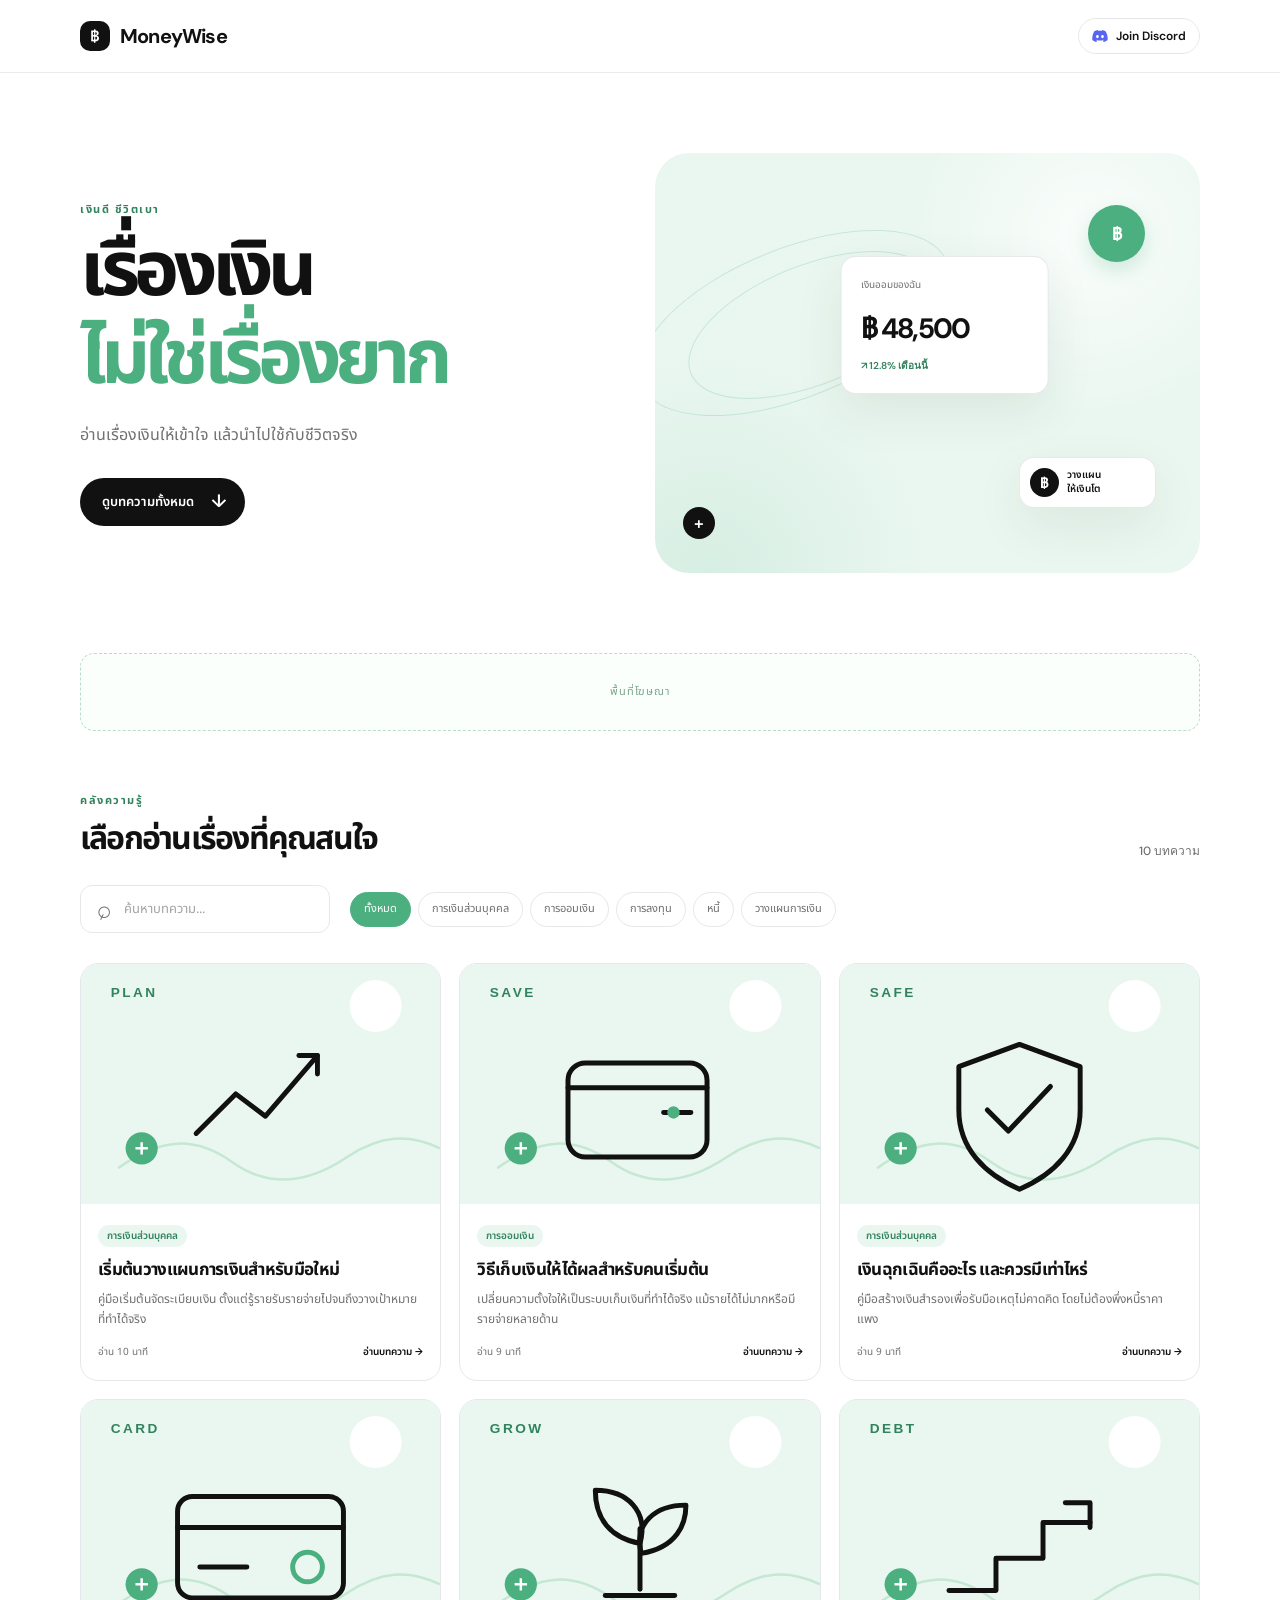
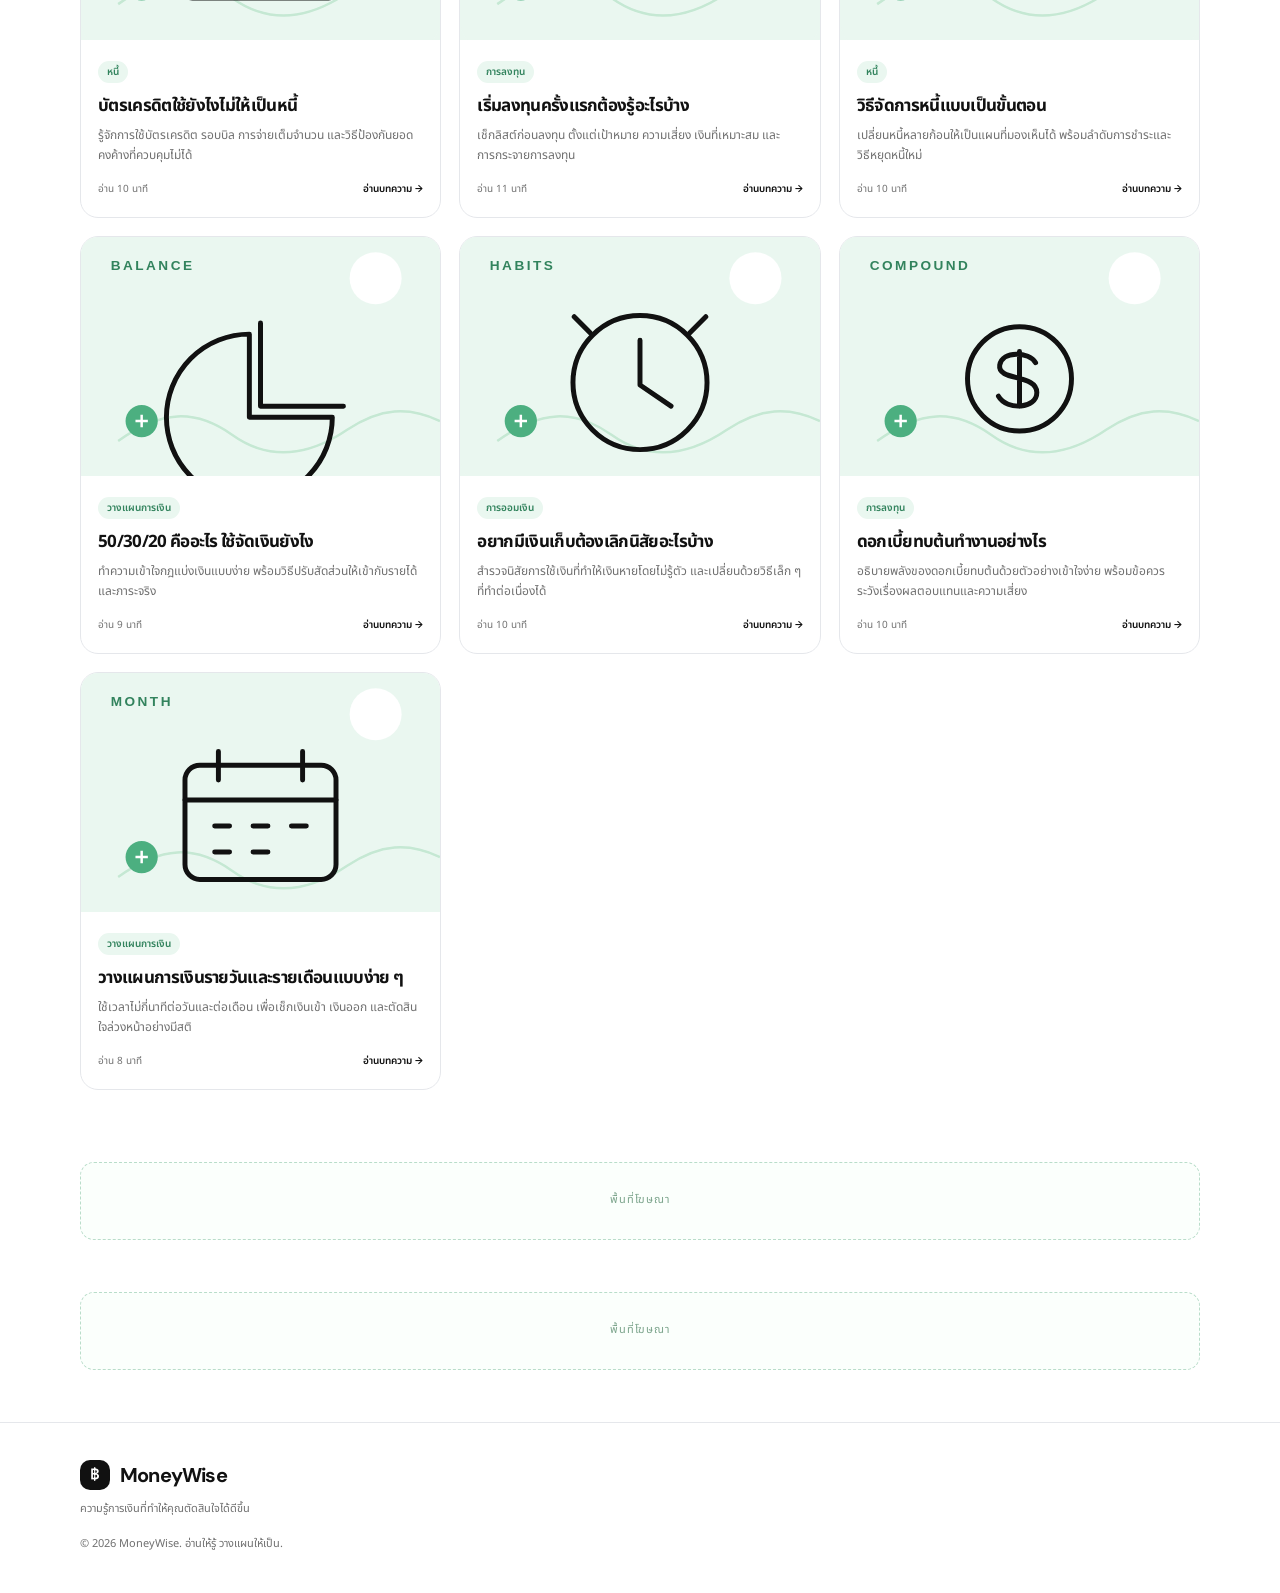
<file: index.html>
<!doctype html>
<html lang="th">
<head>
  <meta charset="UTF-8">
  <meta name="viewport" content="width=device-width, initial-scale=1.0">
  <meta name="description" content="MoneyWise แหล่งอ่านความรู้ทางการเงินที่เข้าใจง่าย ใช้ได้จริงกับชีวิตประจำวัน">
  <meta name="theme-color" content="#4CAF80">
  <title>MoneyWise — เรื่องเงินไม่ใช่เรื่องยาก</title>
  <link rel="stylesheet" href="css/style.css">
  <script src="config/settings.js" defer></script>
  <script src="js/app.js" defer></script>
</head>
<body>
  <header class="site-header">
    <div class="container header-inner">
      <a class="brand" href="index.html" aria-label="MoneyWise หน้าหลัก">
        <span class="brand-mark" aria-hidden="true">฿</span>
        <span>MoneyWise</span>
      </a>
      <a class="discord-button" data-discord-link target="_blank" rel="noopener" aria-label="เข้าร่วม Discord ของ MoneyWise">
        <svg class="discord-icon" aria-hidden="true" width="16" height="12" viewBox="0 0 71 55" fill="currentColor"><path d="M60.1 4.9A58.5 58.5 0 0 0 45.4.2a.2.2 0 0 0-.2.1 40.8 40.8 0 0 0-1.8 3.7 54 54 0 0 0-16.2 0A37.4 37.4 0 0 0 25.4.3a.2.2 0 0 0-.2-.1A58.4 58.4 0 0 0 10.5 4.9a.2.2 0 0 0-.1.1C1.5 18.7-.9 32.2.3 45.5v.2a58.9 58.9 0 0 0 17.7 9a.2.2 0 0 0 .3-.1 42.1 42.1 0 0 0 3.6-5.9.2.2 0 0 0-.1-.3 38.8 38.8 0 0 1-5.5-2.6.2.2 0 0 1 0-.4l1.1-.9a.2.2 0 0 1 .2 0 42 42 0 0 0 35.6 0 .2.2 0 0 1 .2 0l1.1.9a.2.2 0 0 1 0 .4 36.4 36.4 0 0 1-5.5 2.6.2.2 0 0 0-.1.3 47.2 47.2 0 0 0 3.6 5.9.2.2 0 0 0 .3.1A58.7 58.7 0 0 0 70.5 45.7v-.2c1.4-15-2.3-28.4-9.8-40.1a.2.2 0 0 0-.1-.1ZM23.7 37.3c-3.5 0-6.3-3.2-6.3-7s2.8-7 6.3-7 6.4 3.2 6.3 7-2.8 7-6.3 7Zm23.2 0c-3.5 0-6.3-3.2-6.3-7s2.8-7 6.3-7 6.4 3.2 6.3 7-2.8 7-6.3 7Z"/></svg>
        Join Discord
      </a>
    </div>
  </header>

  <main>
    <section class="hero container">
      <div class="hero-copy">
        <span class="eyebrow">เงินดี ชีวิตเบา</span>
        <h1>เรื่องเงิน<br><span>ไม่ใช่เรื่องยาก</span></h1>
        <p>อ่านเรื่องเงินให้เข้าใจ แล้วนำไปใช้กับชีวิตจริง</p>
        <a class="primary-button" href="#articles">ดูบทความทั้งหมด <span aria-hidden="true">↓</span></a>
      </div>
      <div class="hero-art" aria-hidden="true">
        <div class="hero-orbit orbit-one"></div><div class="hero-orbit orbit-two"></div>
        <div class="hero-card hero-card-main"><span class="mini-label">เงินออมของฉัน</span><strong>฿ 48,500</strong><span class="trend">↗ 12.8% เดือนนี้</span></div>
        <div class="hero-card hero-card-small"><span class="coin">฿</span><span>วางแผน<br>ให้เงินโต</span></div>
        <div class="hero-coin coin-large">฿</div><div class="hero-coin coin-small">+</div>
      </div>
    </section>

    <div class="container"><div class="ad-slot" data-ad="top"></div></div>

    <section class="discover container" id="articles">
      <div class="section-heading"><div><span class="eyebrow">คลังความรู้</span><h2>เลือกอ่านเรื่องที่คุณสนใจ</h2></div><span class="article-count" data-article-count></span></div>
      <div class="controls">
        <label class="search-box"><span aria-hidden="true">⌕</span><input type="search" id="search-input" placeholder="ค้นหาบทความ..." aria-label="ค้นหาบทความ"></label>
        <div class="category-list" role="tablist" aria-label="เลือกหมวดหมู่บทความ">
          <button class="category-button active" data-category="ทั้งหมด" role="tab" aria-selected="true">ทั้งหมด</button>
          <button class="category-button" data-category="การเงินส่วนบุคคล" role="tab" aria-selected="false">การเงินส่วนบุคคล</button>
          <button class="category-button" data-category="การออมเงิน" role="tab" aria-selected="false">การออมเงิน</button>
          <button class="category-button" data-category="การลงทุน" role="tab" aria-selected="false">การลงทุน</button>
          <button class="category-button" data-category="หนี้" role="tab" aria-selected="false">หนี้</button>
          <button class="category-button" data-category="วางแผนการเงิน" role="tab" aria-selected="false">วางแผนการเงิน</button>
        </div>
      </div>
      <div class="article-grid" data-article-grid aria-live="polite"></div>
      <p class="empty-state" data-empty-state hidden>ไม่พบบทความที่ตรงกับคำค้น ลองค้นหาด้วยคำอื่นดูนะ</p>
    </section>

    <div class="container"><div class="ad-slot" data-ad="middle"></div></div>
  </main>

  <div class="container"><div class="ad-slot" data-ad="bottom"></div></div>

  <footer class="site-footer"><div class="container footer-inner"><div class="brand"><span class="brand-mark" aria-hidden="true">฿</span><span>MoneyWise</span></div><p>ความรู้การเงินที่ทำให้คุณตัดสินใจได้ดีขึ้น</p><small>© 2026 MoneyWise. อ่านให้รู้ วางแผนให้เป็น.</small></div></footer>
</body>
</html>
</file>
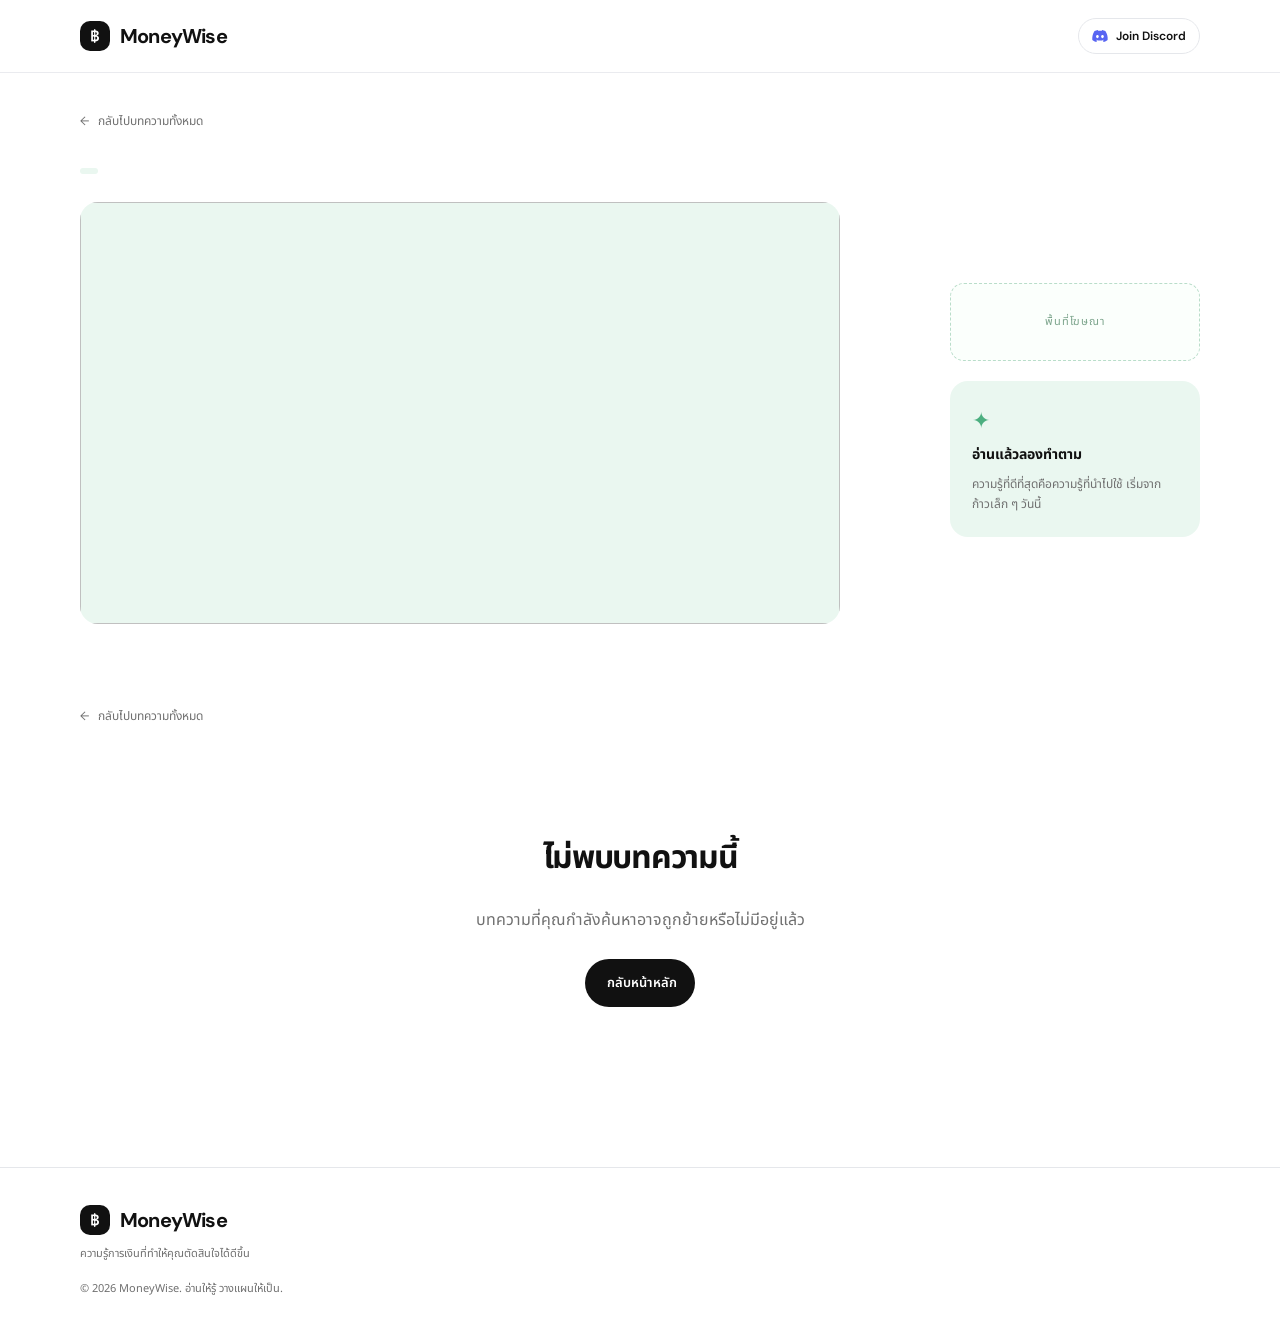
<file: article.html>
<!doctype html>
<html lang="th">
<head>
  <meta charset="UTF-8">
  <meta name="viewport" content="width=device-width, initial-scale=1.0">
  <meta name="description" content="อ่านบทความความรู้ทางการเงินจาก MoneyWise">
  <meta name="theme-color" content="#4CAF80">
  <title>บทความ — MoneyWise</title>
  <link rel="stylesheet" href="css/style.css">
  <script src="config/settings.js" defer></script>
  <script src="js/article.js" defer></script>
</head>
<body>
  <header class="site-header"><div class="container header-inner"><a class="brand" href="index.html" aria-label="MoneyWise หน้าหลัก"><span class="brand-mark" aria-hidden="true">฿</span><span>MoneyWise</span></a><a class="discord-button" data-discord-link target="_blank" rel="noopener" aria-label="เข้าร่วม Discord ของ MoneyWise"><svg class="discord-icon" aria-hidden="true" width="16" height="12" viewBox="0 0 71 55" fill="currentColor"><path d="M60.1 4.9A58.5 58.5 0 0 0 45.4.2a.2.2 0 0 0-.2.1 40.8 40.8 0 0 0-1.8 3.7 54 54 0 0 0-16.2 0A37.4 37.4 0 0 0 25.4.3a.2.2 0 0 0-.2-.1A58.4 58.4 0 0 0 10.5 4.9a.2.2 0 0 0-.1.1C1.5 18.7-.9 32.2.3 45.5v.2a58.9 58.9 0 0 0 17.7 9a.2.2 0 0 0 .3-.1 42.1 42.1 0 0 0 3.6-5.9.2.2 0 0 0-.1-.3 38.8 38.8 0 0 1-5.5-2.6.2.2 0 0 1 0-.4l1.1-.9a.2.2 0 0 1 .2 0 42 42 0 0 0 35.6 0 .2.2 0 0 1 .2 0l1.1.9a.2.2 0 0 1 0 .4 36.4 36.4 0 0 1-5.5 2.6.2.2 0 0 0-.1.3 47.2 47.2 0 0 0 3.6 5.9.2.2 0 0 0 .3.1A58.7 58.7 0 0 0 70.5 45.7v-.2c1.4-15-2.3-28.4-9.8-40.1a.2.2 0 0 0-.1-.1ZM23.7 37.3c-3.5 0-6.3-3.2-6.3-7s2.8-7 6.3-7 6.4 3.2 6.3 7-2.8 7-6.3 7Zm23.2 0c-3.5 0-6.3-3.2-6.3-7s2.8-7 6.3-7 6.4 3.2 6.3 7-2.8 7-6.3 7Z"/></svg> Join Discord</a></div></header>
  <main class="article-page container">
    <a class="back-link" href="index.html">← <span>กลับไปบทความทั้งหมด</span></a>
    <div class="article-layout" data-article-container>
      <article class="article-detail">
        <div class="article-meta"><span class="category-pill" data-article-category></span><span data-article-time></span></div>
        <h1 data-article-title></h1><p class="article-lead" data-article-description></p>
        <img class="article-cover" data-article-image alt="" loading="lazy">
        <div class="article-content" data-article-content></div>
        <a class="back-link article-end-link" href="index.html">← <span>กลับไปบทความทั้งหมด</span></a>
      </article>
      <aside class="article-aside"><div class="ad-slot" data-ad="top"></div><div class="aside-note"><span class="note-icon">✦</span><strong>อ่านแล้วลองทำตาม</strong><p>ความรู้ที่ดีที่สุดคือความรู้ที่นำไปใช้ เริ่มจากก้าวเล็ก ๆ วันนี้</p></div></aside>
    </div>
    <div class="not-found" data-not-found hidden><h1>ไม่พบบทความนี้</h1><p>บทความที่คุณกำลังค้นหาอาจถูกย้ายหรือไม่มีอยู่แล้ว</p><a class="primary-button" href="index.html">กลับหน้าหลัก</a></div>
  </main>
  <footer class="site-footer"><div class="container footer-inner"><div class="brand"><span class="brand-mark" aria-hidden="true">฿</span><span>MoneyWise</span></div><p>ความรู้การเงินที่ทำให้คุณตัดสินใจได้ดีขึ้น</p><small>© 2026 MoneyWise. อ่านให้รู้ วางแผนให้เป็น.</small></div></footer>
</body>
</html>
</file>
<file: css/style.css>
@import url('https://fonts.googleapis.com/css2?family=DM+Sans:wght@400;500;600;700&family=Noto+Sans+Thai:wght@400;500;600;700&display=swap');

:root{--bg:#fff;--text:#111;--muted:#707070;--green:#4CAF80;--green-dark:#32835d;--light:#EAF7F0;--border:#E5E7EB;--soft:#f7faf8;--radius:18px;--shadow:0 18px 50px rgba(20,45,33,.08);--ease:cubic-bezier(.22,1,.36,1)}

/* Reset */
*{box-sizing:border-box}
html{scroll-behavior:smooth}
body{margin:0;background:var(--bg);color:var(--text);font-family:'Noto Sans Thai','DM Sans',sans-serif;line-height:1.7}
a{color:inherit;text-decoration:none}
button,input{font:inherit}
button{cursor:pointer}

/* Container */
.container{width:min(1120px,calc(100% - 40px));margin-inline:auto}

/* Header */
.site-header{position:sticky;top:0;z-index:20;background:rgba(255,255,255,.9);backdrop-filter:blur(14px);border-bottom:1px solid rgba(229,231,235,.8);transition:box-shadow .3s var(--ease)}
.site-header.scrolled{box-shadow:0 4px 20px rgba(20,45,33,.06)}
.header-inner{height:72px;display:flex;align-items:center;justify-content:space-between}
.brand{display:inline-flex;align-items:center;gap:10px;font-family:'DM Sans','Noto Sans Thai',sans-serif;font-size:20px;font-weight:700;letter-spacing:-.04em}
.brand-mark{display:grid;place-items:center;width:30px;height:30px;background:var(--text);color:#fff;border-radius:10px;font-size:17px;font-weight:600}
.discord-button{display:inline-flex;align-items:center;gap:8px;border:1px solid var(--border);border-radius:99px;padding:7px 13px;font-family:'DM Sans',sans-serif;font-size:12px;font-weight:600;transition:transform .25s var(--ease),border-color .25s,color .25s}
.discord-button:hover{border-color:#5865f2;color:#5865f2;transform:translateY(-2px)}
.discord-button:active{transform:scale(.97)}
.discord-icon{flex-shrink:0;color:#5865f2}

/* Hero */
.hero{min-height:530px;display:grid;align-items:center;gap:30px;padding-top:62px;padding-bottom:52px}
.eyebrow{display:block;color:var(--green-dark);font-family:'DM Sans','Noto Sans Thai',sans-serif;font-size:11px;font-weight:700;letter-spacing:.14em;text-transform:uppercase;margin-bottom:9px}
.hero h1{font-size:clamp(42px,10vw,76px);line-height:1.16;letter-spacing:-.07em;margin:0 0 18px;font-weight:700}
.hero h1 span{color:var(--green)}
.hero-copy>p{color:var(--muted);font-size:16px;margin:0 0 28px}

/* Hero entrance animation */
.hero-copy .eyebrow,
.hero-copy h1,
.hero-copy>p,
.hero-copy .primary-button{opacity:0;transform:translateY(20px);animation:heroIn .7s var(--ease) forwards}
.hero-copy .eyebrow{animation-delay:0ms}
.hero-copy h1{animation-delay:100ms}
.hero-copy>p{animation-delay:200ms}
.hero-copy .primary-button{animation-delay:300ms}
.hero-art{opacity:0;transform:scale(.96);animation:heroArtIn .8s var(--ease) .15s forwards}

@keyframes heroIn{to{opacity:1;transform:translateY(0)}}
@keyframes heroArtIn{to{opacity:1;transform:scale(1)}}

/* Buttons */
.primary-button{display:inline-flex;align-items:center;gap:17px;background:var(--text);color:#fff;border-radius:99px;padding:13px 18px 13px 22px;font-size:13px;font-weight:600;transition:transform .25s var(--ease),background .25s}
.primary-button span{font-size:18px;line-height:1}
.primary-button:hover{background:var(--green-dark);transform:translateY(-2px)}
.primary-button:active{transform:scale(.97)}
.category-button:active{transform:scale(.97)}

/* Hero art */
.hero-art{height:320px;position:relative;background:var(--light);border-radius:34px;overflow:hidden}


.hero-art:after{content:'';position:absolute;inset:0;background:radial-gradient(circle at 80% 20%,rgba(255,255,255,.8),transparent 32%),radial-gradient(circle at 10% 100%,rgba(76,175,128,.12),transparent 35%)}
.hero-orbit{position:absolute;border:1px solid rgba(76,175,128,.22);border-radius:50%;transform:rotate(-22deg)}
.orbit-one{width:330px;height:150px;top:95px;left:-26px}
.orbit-two{width:260px;height:120px;top:112px;left:26px}
.hero-card{position:absolute;z-index:2;background:#fff;border:1px solid rgba(229,231,235,.9);border-radius:15px;box-shadow:var(--shadow)}
.hero-card-main{width:208px;padding:20px;top:68px;left:50%;transform:translateX(-42%)}
.mini-label{display:block;color:var(--muted);font-size:10px;margin-bottom:12px}
.hero-card-main strong{display:block;font:700 28px 'DM Sans';letter-spacing:-.06em}
.trend{color:var(--green-dark);font:600 10px 'DM Sans';display:block;margin-top:8px}
.hero-card-small{display:flex;align-items:center;gap:8px;width:137px;padding:10px;right:20px;bottom:43px;font-size:10px;line-height:1.35;font-weight:600}
.coin{display:grid;place-items:center;background:var(--text);color:#fff;border-radius:50%;width:29px;height:29px;font:600 14px 'DM Sans'}
.hero-coin{position:absolute;z-index:3;display:grid;place-items:center;border-radius:50%;font:600 17px 'DM Sans'}
.coin-large{width:57px;height:57px;right:30px;top:37px;background:var(--green);color:#fff;box-shadow:0 8px 20px rgba(76,175,128,.25)}
.coin-small{width:32px;height:32px;left:28px;bottom:34px;background:var(--text);color:#fff}


/* Ad slots */
.ad-slot{min-height:78px;border:1px dashed #b9ddca;border-radius:14px;background:#fbfffc;display:flex;align-items:center;justify-content:center;color:#7da58d;font-size:11px;letter-spacing:.08em;margin:0 0 52px}
.ad-slot.has-image{padding:0;overflow:hidden}
.ad-slot img{width:100%;max-height:140px;object-fit:cover}

/* Discover / Articles section */
.discover{padding:8px 0 72px}
.section-heading{display:flex;align-items:end;justify-content:space-between;gap:20px;margin-bottom:25px}
.section-heading h2{font-size:clamp(23px,5vw,32px);line-height:1.3;letter-spacing:-.055em;margin:0}
.article-count{color:var(--muted);font:500 12px 'DM Sans';white-space:nowrap}

/* Controls */
.controls{margin-bottom:30px}
.search-box{height:48px;display:flex;align-items:center;gap:11px;border:1px solid var(--border);border-radius:12px;padding:0 15px;color:var(--muted);transition:border-color .25s var(--ease),box-shadow .25s var(--ease)}
.search-box:focus-within{border-color:var(--green);box-shadow:0 0 0 3px rgba(76,175,128,.12)}
.search-box span{font:25px 'DM Sans';transform:rotate(-20deg)}
.search-box input{border:0;outline:0;min-width:0;width:100%;color:var(--text);font-size:13px}
.search-box input::placeholder{color:#a4a4a4}
.category-list{display:flex;flex-wrap:wrap;gap:7px;padding:14px 0 3px}
.category-button{white-space:nowrap;background:#fff;border:1px solid var(--border);border-radius:99px;padding:7px 13px;color:var(--muted);font-size:11px;transition:background .2s var(--ease),color .2s var(--ease),border-color .2s var(--ease),transform .2s var(--ease)}
.category-button:hover{border-color:var(--green);color:var(--green-dark)}
.category-button.active{background:var(--green);border-color:var(--green);color:#fff}

/* Article grid */
.article-grid{display:grid;grid-template-columns:1fr;gap:18px;transition:opacity .25s var(--ease)}
.article-grid.is-fading{opacity:.4}

/* Article card */
.article-card{display:flex;flex-direction:column;border:1px solid var(--border);border-radius:var(--radius);overflow:hidden;background:#fff;transition:transform .3s var(--ease),box-shadow .3s var(--ease),border-color .3s var(--ease)}
.article-card:hover{transform:translateY(-4px);box-shadow:var(--shadow);border-color:#cde5d6}
.card-image{aspect-ratio:1.8;object-fit:cover;background:var(--light);width:100%;display:block;transition:transform .35s var(--ease),opacity .5s var(--ease)}
.card-image.img-reveal{opacity:0;transform:scale(.98)}
.card-image.img-visible{opacity:1;transform:scale(1)}
.article-card:hover .card-image{transform:scale(1.03)}
.card-body{padding:17px 17px 19px}
.category-pill{display:inline-block;color:var(--green-dark);background:var(--light);border-radius:99px;padding:3px 9px;font-size:10px;font-weight:600;line-height:1.6}
.card-body h3{font-size:17px;line-height:1.4;letter-spacing:-.04em;margin:11px 0 7px}
.card-body p{font-size:12px;line-height:1.65;color:var(--muted);margin:0 0 15px;display:-webkit-box;-webkit-line-clamp:2;-webkit-box-orient:vertical;overflow:hidden}
.card-footer{display:flex;justify-content:space-between;align-items:center;color:var(--muted);font-size:10px}
.read-link{color:var(--text);font-weight:600}

/* Skeleton loading */
.skeleton-card{border:1px solid var(--border);border-radius:var(--radius);overflow:hidden;background:#fff}
.skeleton-image{aspect-ratio:1.8;background:linear-gradient(90deg,var(--light) 25%,#f0faf4 50%,var(--light) 75%);background-size:200% 100%;animation:shimmer 1.5s infinite}
.skeleton-body{padding:17px}
.skeleton-line{height:12px;border-radius:6px;background:linear-gradient(90deg,var(--light) 25%,#f0faf4 50%,var(--light) 75%);background-size:200% 100%;animation:shimmer 1.5s infinite;margin-bottom:10px}
.skeleton-line.short{width:60%}
.skeleton-line.medium{width:85%}
@keyframes shimmer{0%{background-position:200% 0}100%{background-position:-200% 0}}

/* Scroll reveal */
.fade-up{opacity:0;transform:translateY(25px)}
.fade-up.is-visible{opacity:1;transform:translateY(0);transition:opacity .6s var(--ease),transform .6s var(--ease)}

/* Footer */
.site-footer{border-top:1px solid var(--border);padding:35px 0 40px}
.footer-inner{display:grid;gap:8px}
.footer-inner p,.footer-inner small{color:var(--muted);font-size:11px;margin:0}
.footer-inner small{margin-top:8px}

/* Article page */
.article-page{padding-top:34px;padding-bottom:80px}
.back-link{display:inline-flex;align-items:center;gap:9px;color:var(--muted);font-size:12px;transition:color .18s}
.back-link:hover{color:var(--green-dark)}
.article-layout{display:grid;gap:35px;margin-top:34px}
.article-detail{max-width:760px}
.article-meta{display:flex;align-items:center;gap:13px;color:var(--muted);font-size:11px;margin-bottom:15px}
.article-detail>h1{font-size:clamp(31px,7vw,57px);line-height:1.25;letter-spacing:-.065em;margin:0 0 14px}
.article-lead{color:var(--muted);font-size:16px;line-height:1.8;margin:0 0 28px}
.article-cover{display:block;width:100%;aspect-ratio:1.8;object-fit:cover;border-radius:var(--radius);background:var(--light);margin-bottom:34px;transition:opacity .5s var(--ease),transform .5s var(--ease)}
.article-cover.img-reveal{opacity:0;transform:scale(.98)}
.article-cover.img-visible{opacity:1;transform:scale(1)}
.article-content{font-size:15px;line-height:2;color:#303030}
.article-content h2{font-size:23px;line-height:1.4;letter-spacing:-.04em;color:var(--text);margin:38px 0 12px}
.article-content p{margin:0 0 18px}
.article-content ul{padding-left:21px;margin:4px 0 22px}
.article-content li{padding-left:4px;margin:6px 0}
.article-content blockquote,.content-tip,.content-warning{margin:24px 0;padding:18px 20px;border-radius:14px;font-size:14px;line-height:1.8}
.article-content blockquote{background:var(--soft);border-left:3px solid var(--green);color:#4c5d53}
.content-tip{background:var(--light);border:1px solid #d5efdf}
.content-warning{background:#fff8ef;border:1px solid #f3dfbd}
.content-tip strong,.content-warning strong{display:block;color:var(--text);margin-bottom:3px}
.article-end-link{margin-top:48px}
.article-aside .ad-slot{margin-bottom:20px}
.aside-note{background:var(--light);border-radius:var(--radius);padding:22px}
.note-icon{display:block;color:var(--green);font-size:22px}
.aside-note strong{font-size:14px}
.aside-note p{font-size:12px;color:var(--muted);line-height:1.7;margin:6px 0 0}

/* Article page stagger entrance */
.article-page .back-link,
.article-page .article-meta,
.article-page .article-detail>h1,
.article-page .article-lead,
.article-page [data-article-time],
.article-page .article-cover,
.article-page .article-content{opacity:0;transform:translateY(18px);animation:heroIn .6s var(--ease) forwards}
.article-page .back-link{animation-delay:0ms}
.article-page .article-meta{animation-delay:60ms}
.article-page .article-detail>h1{animation-delay:120ms}
.article-page .article-lead{animation-delay:180ms}
.article-page .article-cover{animation-delay:250ms}
.article-page .article-content{animation-delay:320ms}

/* Not found / empty */
.not-found{text-align:center;padding:80px 0}
.not-found h1{letter-spacing:-.04em}
.not-found p{color:var(--muted);margin-bottom:25px}
.empty-state{text-align:center;background:var(--soft);color:var(--muted);border-radius:14px;padding:28px;font-size:13px}

/* Error state */
.error-state{text-align:center;background:var(--soft);border-radius:var(--radius);padding:40px 20px;margin-top:20px}
.error-state .error-icon{font-size:32px;color:var(--green);margin-bottom:12px}
.error-state h3{margin:0 0 8px;letter-spacing:-.03em}
.error-state p{color:var(--muted);font-size:13px;margin:0}

/* Focus visible */
:focus-visible{outline:3px solid rgba(76,175,128,.45);outline-offset:3px}

/* Responsive */
@media(min-width:650px){
  .hero{grid-template-columns:1fr 1fr;min-height:580px}
  .hero-art{height:380px}
  .article-grid{grid-template-columns:repeat(2,1fr)}
  .controls{display:grid;grid-template-columns:250px 1fr;align-items:center;gap:20px}
  .category-list{padding:0}
  .article-layout{grid-template-columns:minmax(0,760px) 250px;justify-content:space-between}
  .article-aside{padding-top:115px}
}
@media(min-width:950px){
  .container{width:min(1120px,calc(100% - 80px))}
  .hero{padding-top:80px;padding-bottom:80px}
  .article-grid{grid-template-columns:repeat(3,1fr)}
  .card-image{aspect-ratio:1.5}
  .hero-art{height:420px}
  .hero-card-main{top:103px}
  .hero-card-small{bottom:65px;right:44px}
  .coin-large{right:55px;top:52px}
}


/* Reduced motion */
@media(prefers-reduced-motion:reduce){
  html{scroll-behavior:auto}
  *{animation-duration:0s!important;animation-delay:0s!important;transition-duration:0s!important}
  .fade-up{opacity:1;transform:none}
  .hero-copy .eyebrow,.hero-copy h1,.hero-copy>p,.hero-copy .primary-button,.hero-art{opacity:1;transform:none;animation:none}

  .article-page .back-link,.article-page .article-meta,.article-page .article-detail>h1,.article-page .article-lead,.article-page .article-cover,.article-page .article-content{opacity:1;transform:none;animation:none}
  .card-image.img-reveal{opacity:1;transform:none}
  .article-cover.img-reveal{opacity:1;transform:none}
  .skeleton-image,.skeleton-line{animation:none}
}
</file>
